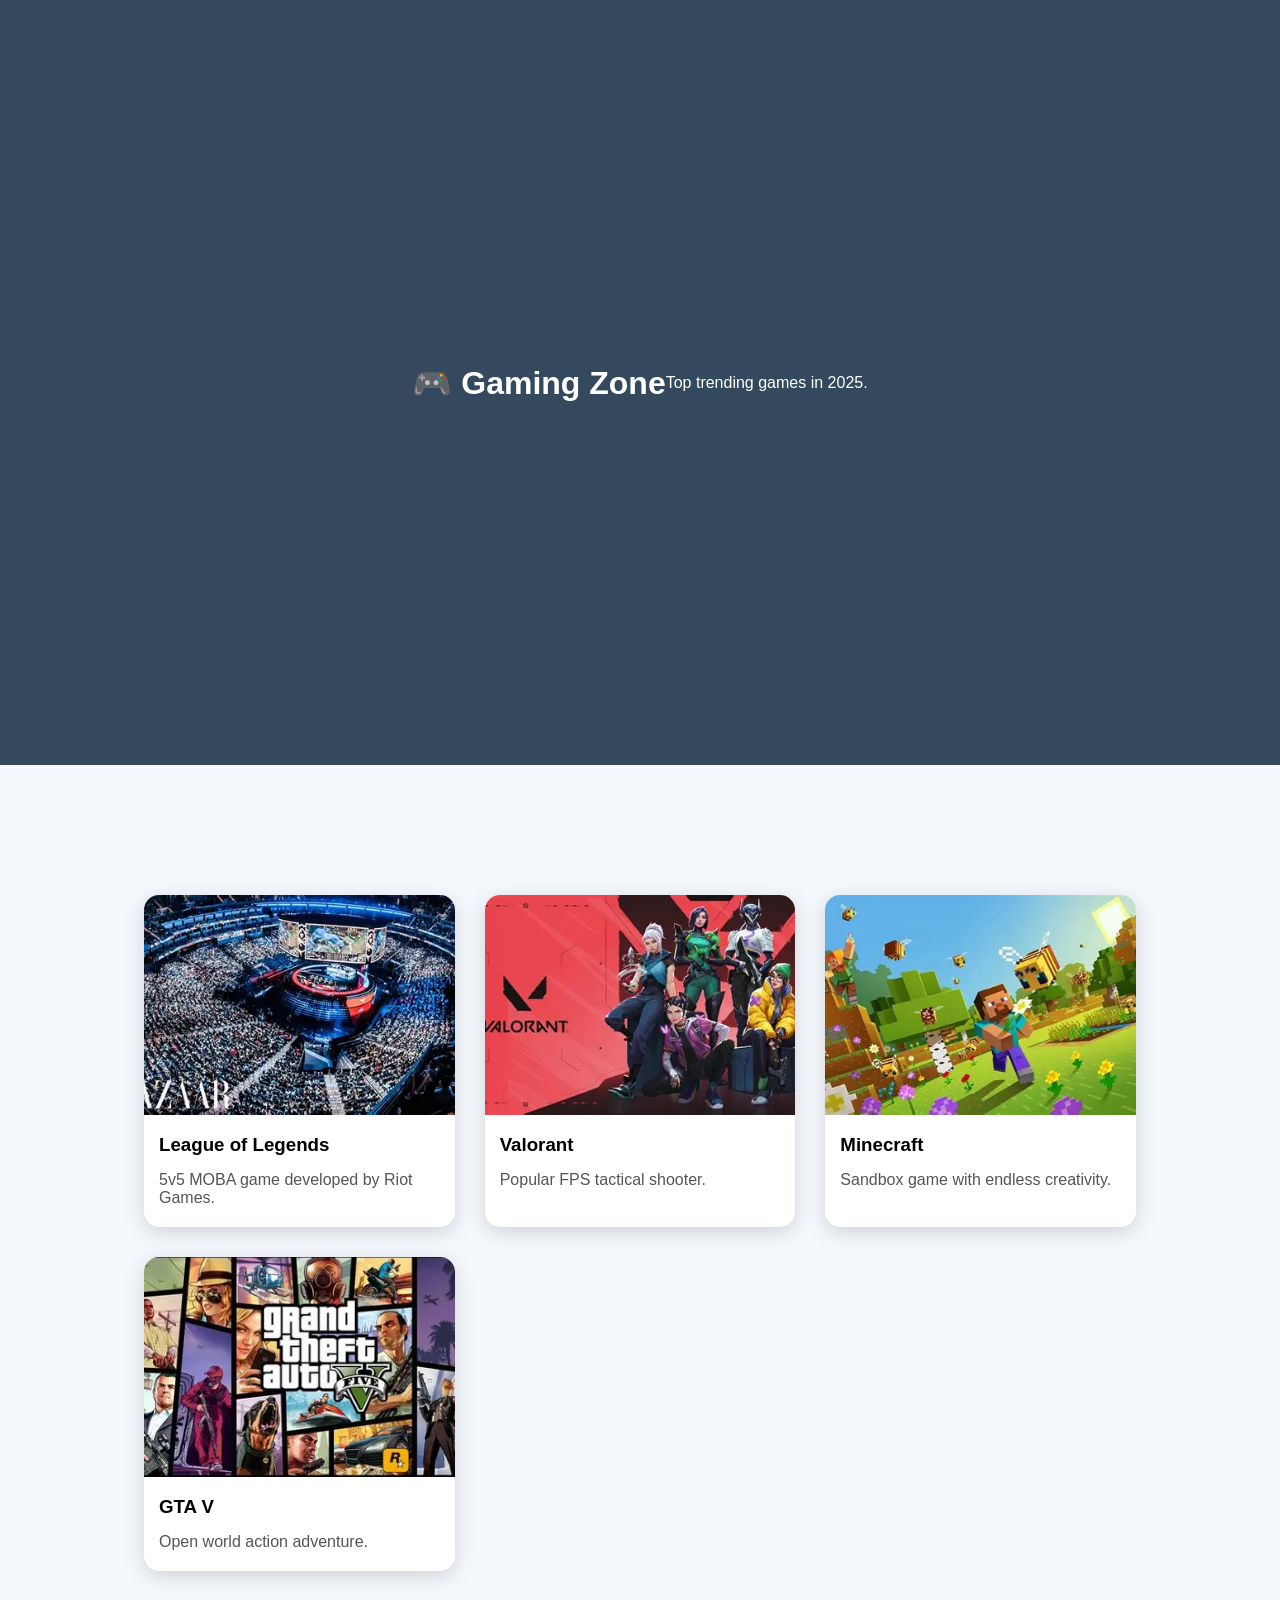
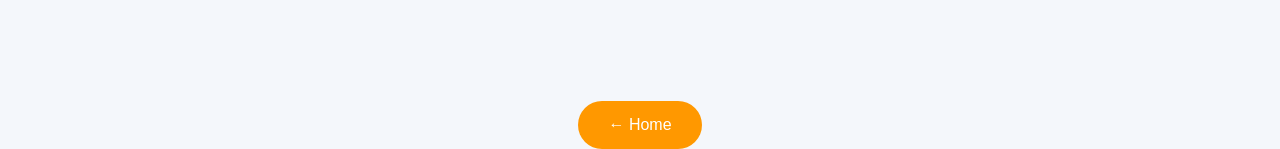
<file: gaming.html>
<!DOCTYPE html>
<html>

<head>

<title>Gaming</title>

<link rel="stylesheet" href="st.css">

</head>

<body>

<header class="page-header">

<h1>🎮 Gaming Zone</h1>

<p>Top trending games in 2025.</p>

</header>

<section class="gallery">

<div class="item">

<img src="lol.webp">

<h3>League of Legends</h3>

<p>
5v5 MOBA game developed by Riot Games.
</p>

</div>

<div class="item">

<img src="val.webp">

<h3>Valorant</h3>

<p>
Popular FPS tactical shooter.
</p>

</div>

<div class="item">

<img src="mine.webp">

<h3>Minecraft</h3>

<p>
Sandbox game with endless creativity.
</p>

</div>

<div class="item">

<img src="gta5.webp">

<h3>GTA V</h3>

<p>
Open world action adventure.
</p>

</div>

</section>

<center>

<a href="Untitled-1.html" class="btn">

← Home

</a>

</center>

</body>

</html>
</file>
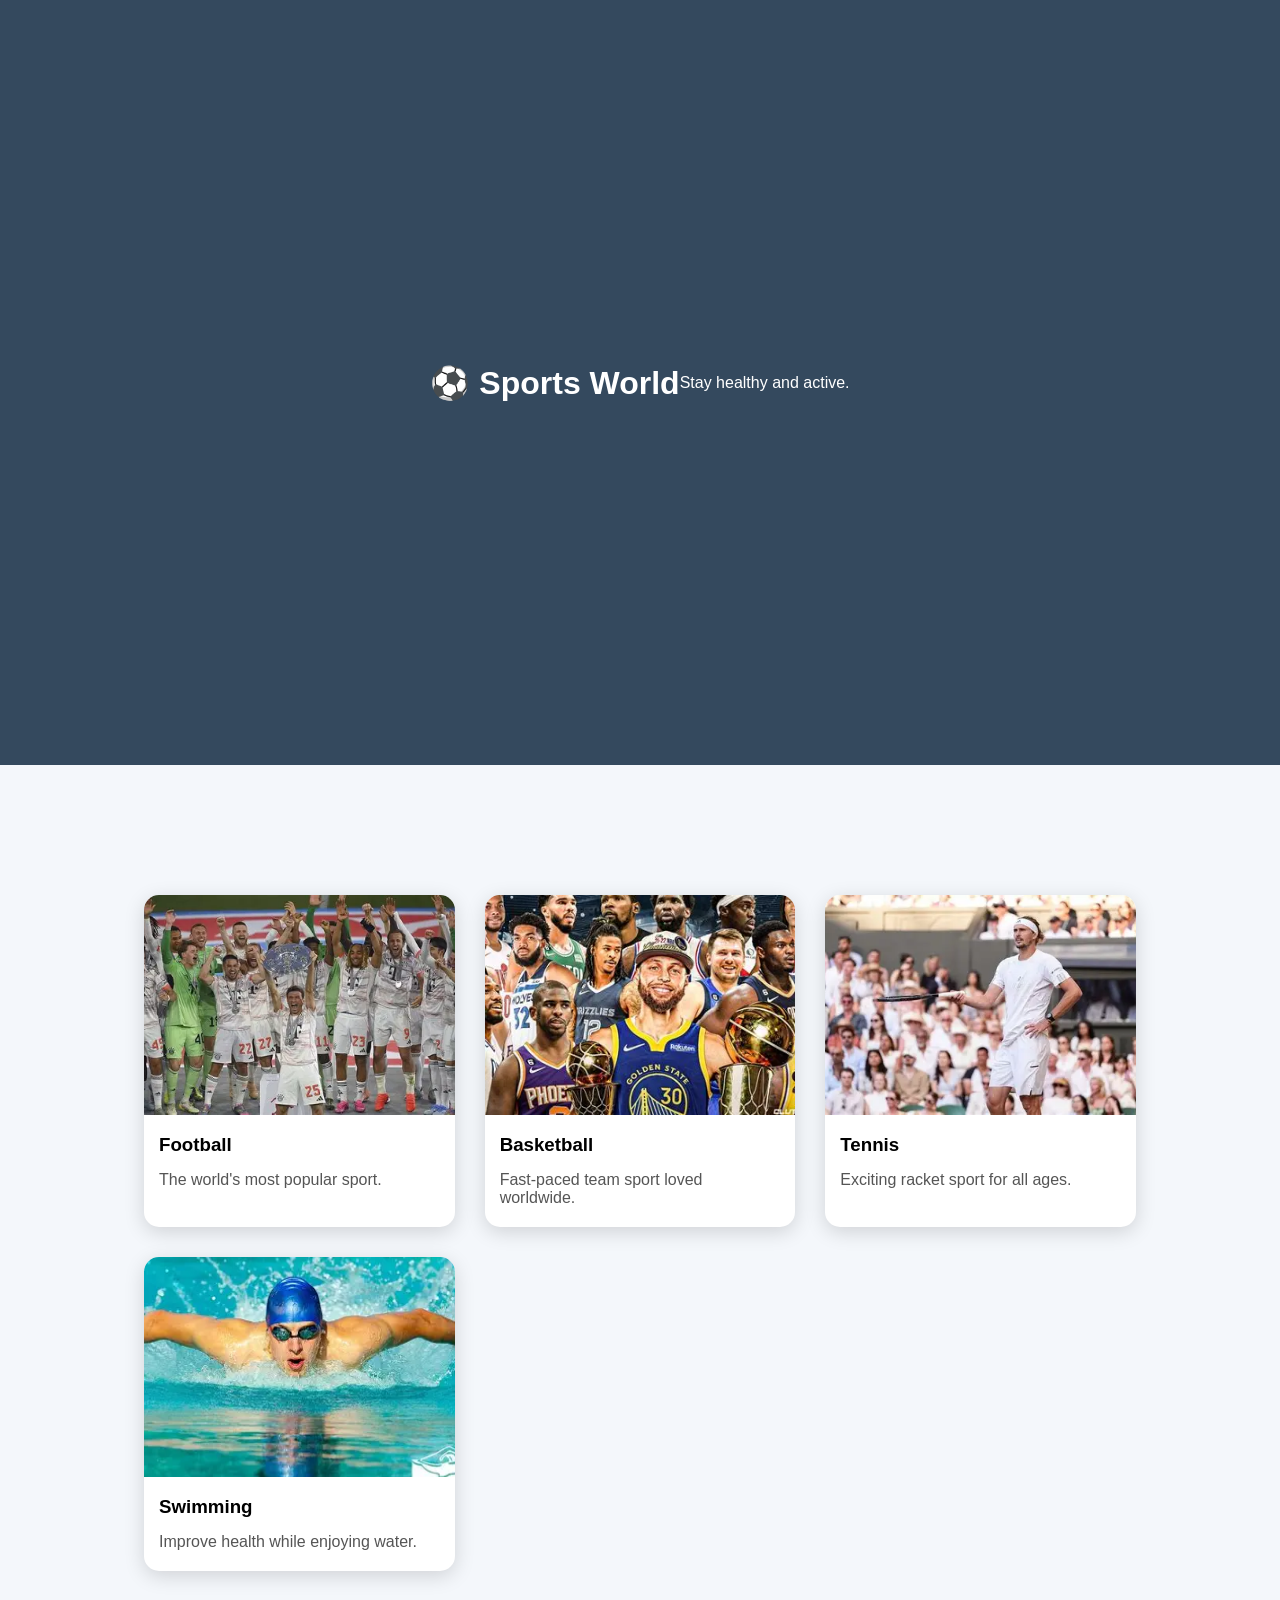
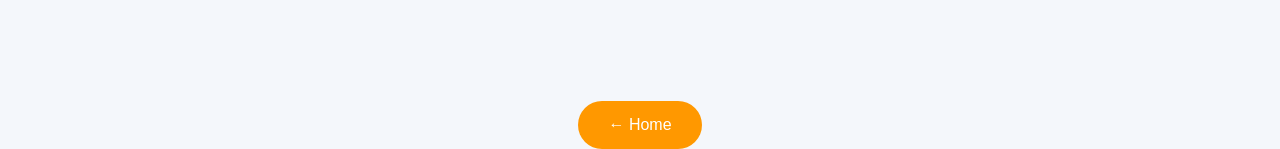
<file: sports.html>
<!DOCTYPE html>
<html>

<head>

<title>Sports</title>

<link rel="stylesheet" href="st.css">

</head>

<body>

<header class="page-header">

<h1>⚽ Sports World</h1>

<p>Stay healthy and active.</p>

</header>

<section class="gallery">

<div class="item">

<img src="muller.webp">

<h3>Football</h3>

<p>
The world's most popular sport.
</p>

</div>

<div class="item">

<img src="nba.webp">

<h3>Basketball</h3>

<p>
Fast-paced team sport loved worldwide.
</p>

</div>

<div class="item">

<img src="tennis.webp">

<h3>Tennis</h3>

<p>
Exciting racket sport for all ages.
</p>

</div>

<div class="item">

<img src="boi.webp">

<h3>Swimming</h3>

<p>
Improve health while enjoying water.
</p>

</div>

</section>

<center>

<a href="Untitled-1.html" class="btn">

← Home

</a>

</center>

</body>

</html>
</file>
<file: st.css>
*{
margin:0;
padding:0;
box-sizing:border-box;
font-family:Poppins,sans-serif;
}

body{
background:#f4f7fb;
}

nav{

display:flex;

justify-content:space-between;

padding:20px 80px;

background:#2c3e50;

align-items:center;

}

nav h2{

color:white;

}

nav ul{

display:flex;

list-style:none;

}

nav li{

margin-left:25px;

}

nav a{

text-decoration:none;

color:white;

}

header{

height:85vh;

background:url(images/banner.jpg);

background-size:cover;

background-position:center;

display:flex;

justify-content:center;

align-items:center;

}

.hero{

background:rgba(0,0,0,.6);

padding:60px;

color:white;

text-align:center;

border-radius:15px;

}

.hero h1{

font-size:55px;

}

.hero p{

margin:20px 0;

font-size:22px;

}

.btn{

display:inline-block;

padding:15px 30px;

background:#ff9800;

color:white;

text-decoration:none;

border-radius:30px;

}

section{

padding:80px;

}

section h2{

text-align:center;

margin-bottom:40px;

font-size:40px;

}

.container{

display:grid;

grid-template-columns:repeat(auto-fit,minmax(300px,1fr));

gap:30px;

}

.card{

background:white;

border-radius:15px;

overflow:hidden;

box-shadow:0 10px 20px rgba(0,0,0,.15);

transition:.4s;

}

.card:hover{

transform:translateY(-10px);

}

.card img{

width:100%;

height:220px;

object-fit:cover;

}

.content{

padding:20px;

}

.content h3{

margin-bottom:15px;

}

.content p{

line-height:1.7;

margin-bottom:20px;

}

.content a{

display:inline-block;

background:#2c3e50;

color:white;

padding:10px 18px;

border-radius:6px;

text-decoration:none;

}

footer{

background:#2c3e50;

color:white;

text-align:center;

padding:20px;

margin-top:40px;

}
.page-header{
    background:#34495e;
    color:white;
    text-align:center;
    padding:50px 20px;
}

.gallery{
    width:90%;
    margin:50px auto;

    display:grid;

    grid-template-columns:repeat(auto-fit,minmax(250px,1fr));

    gap:30px;
}

.item{

    background:white;

    border-radius:15px;

    overflow:hidden;

    box-shadow:0 5px 20px rgba(0,0,0,.15);

    transition:.3s;

}

.item:hover{

    transform:scale(1.05);

}

.item img{

    width:100%;

    height:220px;

    object-fit:cover;

}

.item h3{

    padding:15px;

}

.item p{

    padding:0 15px 20px;

    color:#555;

}
</file>
